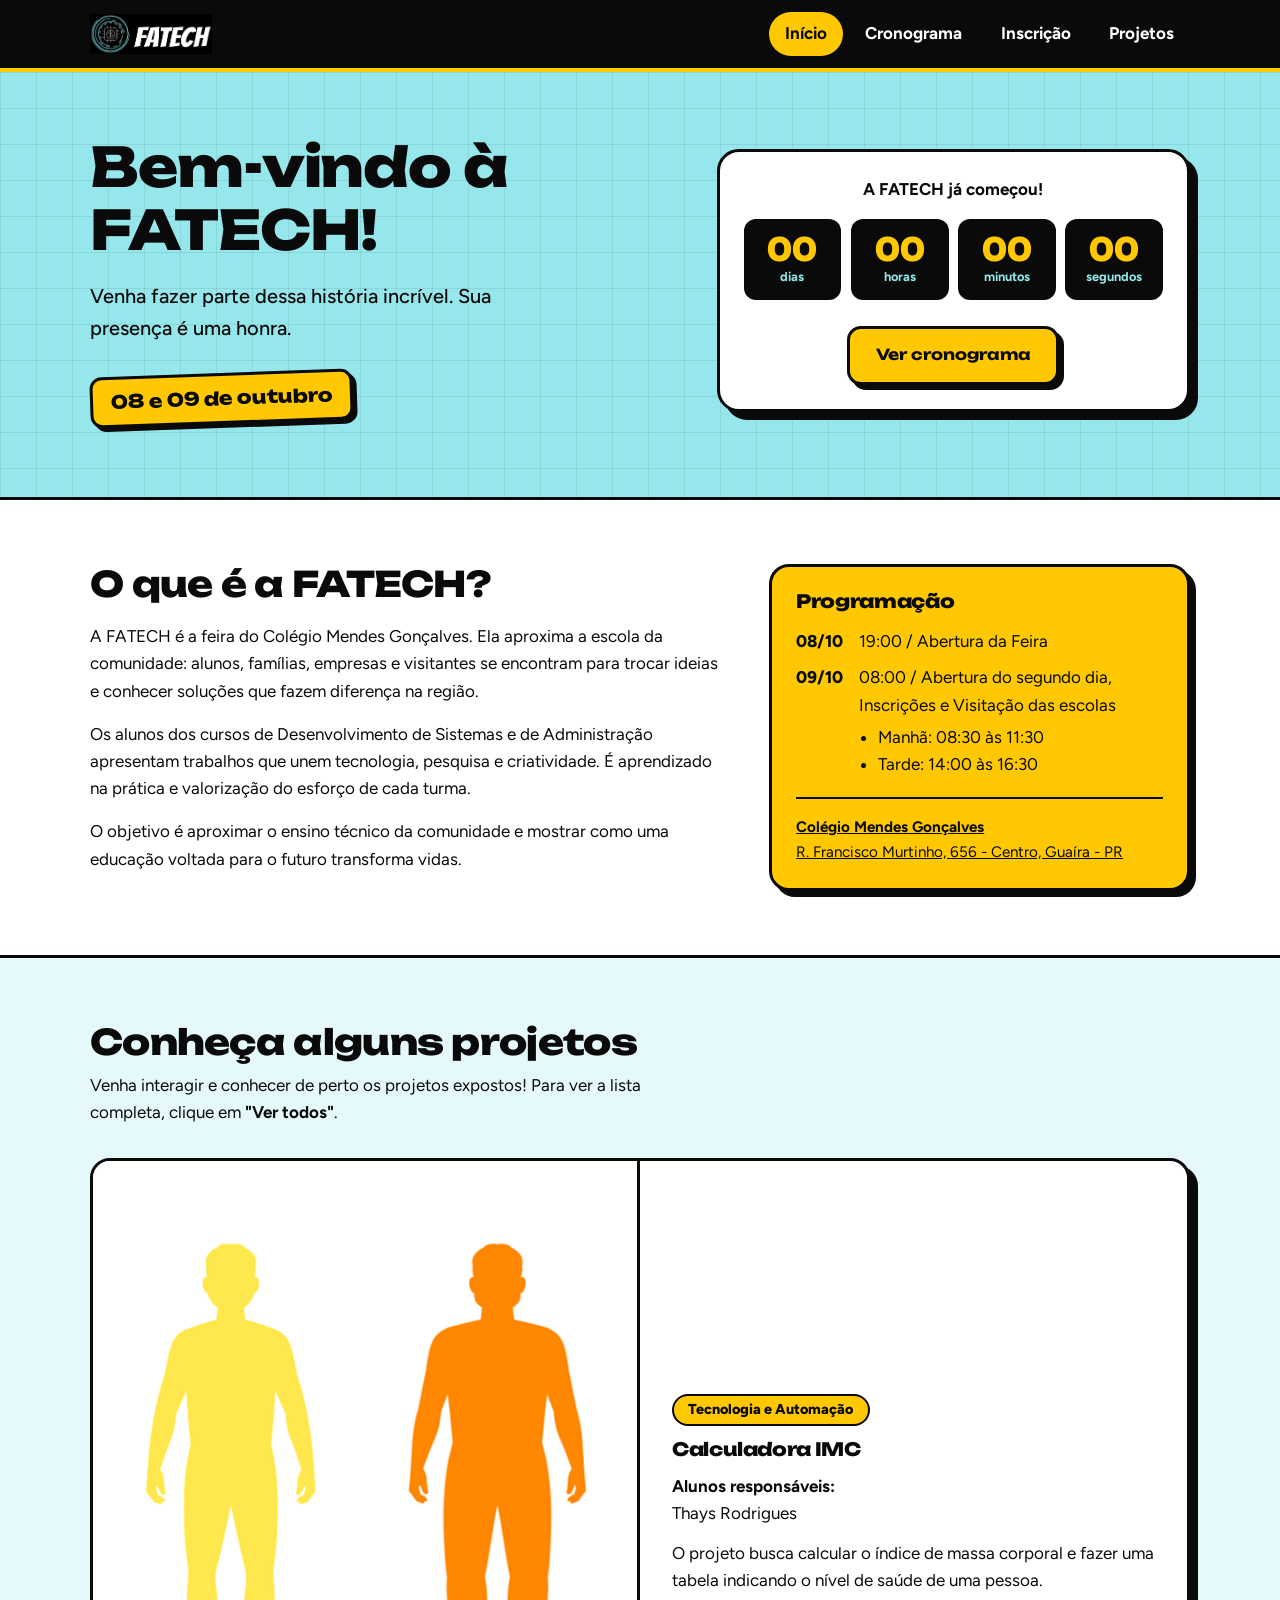
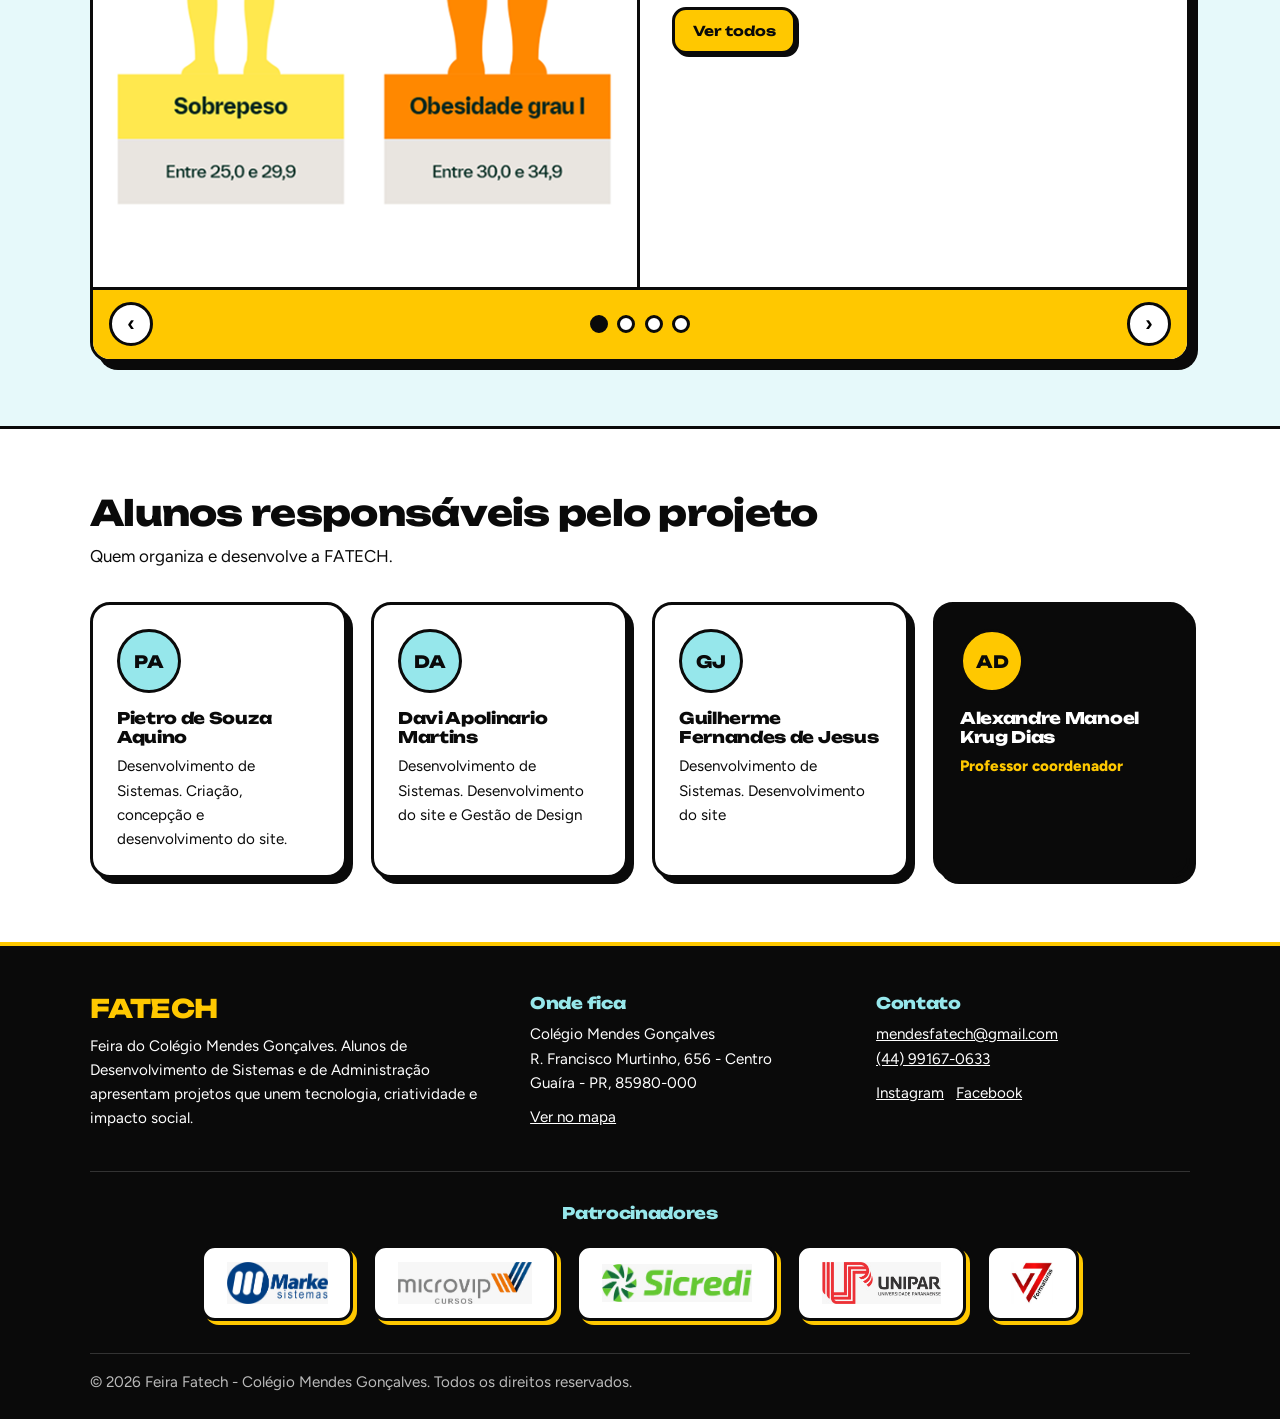
<file: index.html>
<!DOCTYPE html>
<html lang="pt-BR">
<head>
  <meta charset="UTF-8">
  <meta name="viewport" content="width=device-width, initial-scale=1">
  <title>FATECH | Colégio Mendes Gonçalves</title>
  <meta name="description" content="Feira FATECH do Colégio Mendes Gonçalves: 08 e 09 de outubro , em Guaíra - PR.">
  <link rel="icon" href="data:image/svg+xml,<svg xmlns=%22http://www.w3.org/2000/svg%22 viewBox=%220 0 100 100%22><text y=%22.9em%22 font-size=%2290%22>🤖</text></svg>">
  <link rel="preconnect" href="https://fonts.googleapis.com">
  <link rel="preconnect" href="https://fonts.gstatic.com" crossorigin>
  <link href="https://fonts.googleapis.com/css2?family=Figtree:wght@400;500;700;800&family=Unbounded:wght@500;700;800&display=swap" rel="stylesheet">
  <link rel="stylesheet" href="css/style.css">
</head>
<body>
  <header class="site-header">
    <div class="container header-inner">
      <a class="logo" href="index.html">
        <img src="img/logo-fatech-header.png" alt="FATECH - Feira de Administração e Tecnologia Mendes Gonçalves">
      </a>
      <button class="menu-btn" type="button" aria-expanded="false" aria-controls="menu">Menu</button>
      <nav class="nav" id="menu" aria-label="Principal">
        <ul>
          <li><a href="index.html" aria-current="page">Início</a></li>
          <li><a href="cronograma.html">Cronograma</a></li>
          <li><a href="inscricao.html">Inscrição</a></li>
          <li><a href="projetos.html">Projetos</a></li>
        </ul>
      </nav>
    </div>
  </header>

  <main id="conteudo">

    <!-- Introdução + cronômetro -->
    <section class="hero">
      <div class="container hero-grid">
        <div>
          <h1>Bem-vindo à FATECH!</h1>
          <p class="lead">Venha fazer parte dessa história incrível. Sua presença é uma honra.</p>
          <p class="data-selo">08 e 09 de outubro</p>
        </div>

        <div class="painel-contagem">
          <p id="contagem-titulo">Abertura: 08/10, às 19:00</p>
          <div class="contagem" role="timer">
            <div class="tile"><span class="num" id="cd-dias">00</span><span class="rot">dias</span></div>
            <div class="tile"><span class="num" id="cd-horas">00</span><span class="rot">horas</span></div>
            <div class="tile"><span class="num" id="cd-min">00</span><span class="rot">minutos</span></div>
            <div class="tile"><span class="num" id="cd-seg">00</span><span class="rot">segundos</span></div>
          </div>
          <a class="btn" href="cronograma.html">Ver cronograma</a>
        </div>
      </div>
    </section>

    <!-- O que é a FATECH -->
    <section class="secao">
      <div class="container intro-grid">
        <div>
          <h2>O que é a FATECH?</h2>
          <p>A FATECH é a feira do Colégio Mendes Gonçalves. Ela aproxima a escola da comunidade: alunos, famílias, empresas e visitantes se encontram para trocar ideias e conhecer soluções que fazem diferença na região.</p>
          <p>Os alunos dos cursos de Desenvolvimento de Sistemas e de Administração apresentam trabalhos que unem tecnologia, pesquisa e criatividade. É aprendizado na prática e valorização do esforço de cada turma.</p>
          <p>O objetivo é aproximar o ensino técnico da comunidade e mostrar como uma educação voltada para o futuro transforma vidas.</p>
        </div>

        <aside class="horarios" aria-labelledby="prog">
          <h3 id="prog">Programação</h3>
          <dl>
            <dt>08/10</dt>
            <dd>
              19:00 / Abertura da Feira
            </dd>
            <dt>09/10</dt>
            <dd>
              08:00 / Abertura do segundo dia, Inscrições e Visitação das escolas
              <ul>
                <li>Manhã: 08:30 às 11:30</li>
                <li>Tarde: 14:00 às 16:30</li>
              </ul>
            </dd>
          </dl>
          <p class="local"><a href="https://www.google.com/maps/search/?api=1&query=Col%C3%A9gio+Mendes+Gon%C3%A7alves+Gua%C3%ADra+PR" target="_blank"><strong>Colégio Mendes Gonçalves</strong><br>R. Francisco Murtinho, 656 - Centro, Guaíra - PR</a></p>
        </aside>
      </div>
    </section>

    <!-- Carrossel -->
    <section class="secao secao-tint">
      <div class="container">
        <div class="secao-titulo">
          <h2>Conheça alguns projetos</h2>
          <p>Venha interagir e conhecer de perto os projetos expostos! Para ver a lista completa, clique em <b>"Ver todos"</b>.</p>
        </div>

        <div class="carrossel" id="carrossel" role="region" aria-roledescription="carrossel" aria-label="Projetos da FATECH">
          <div class="carrossel-janela">
            <div class="pista" id="pista"></div>
          </div>
          <div class="carrossel-controles">
            <button class="seta" id="anterior" type="button" aria-label="Projeto anterior">&#8249;</button>
            <div class="pontos" id="pontos"></div>
            <button class="seta" id="proximo" type="button" aria-label="Próximo projeto">&#8250;</button>
          </div>
        </div>
      </div>
    </section>

    <!-- Alunos responsáveis -->
    <section class="secao">
      <div class="container">
        <div class="secao-titulo">
          <h2>Alunos responsáveis pelo projeto</h2>
          <p>Quem organiza e desenvolve a FATECH.</p>
        </div>

        <div class="grade-alunos">
          <article class="aluno">
            <div class="avatar" aria-hidden="true">PA</div>
            <h3>Pietro de Souza Aquino</h3>
            <p>Desenvolvimento de Sistemas. Criação, concepção e desenvolvimento do site.</p>
          </article>
          <article class="aluno">
            <div class="avatar" aria-hidden="true">DA</div>
            <h3>Davi Apolinario Martins</h3>
            <p>Desenvolvimento de Sistemas. Desenvolvimento do site e Gestão de Design</p>
          </article>
          <article class="aluno">
            <div class="avatar" aria-hidden="true">GJ</div>
            <h3>Guilherme Fernandes de Jesus</h3>
            <p>Desenvolvimento de Sistemas. Desenvolvimento do site</p>
          </article>
          <article class="aluno aluno-prof">
            <div class="avatar" aria-hidden="true">AD</div>
            <h3>Alexandre Manoel Krug Dias</h3>
            <p class="cargo">Professor coordenador</p>
          </article>
        </div>
      </div>
    </section>

  </main>

  <footer class="site-footer">
    <div class="container footer-grid">
      <div>
        <h2>FATECH</h2>
        <p>Feira do Colégio Mendes Gonçalves. Alunos de Desenvolvimento de Sistemas e de Administração apresentam projetos que unem tecnologia, criatividade e impacto social.</p>
      </div>
      <div>
        <h3>Onde fica</h3>
        <p>Colégio Mendes Gonçalves<br>R. Francisco Murtinho, 656 - Centro<br>Guaíra - PR, 85980-000</p>
        <p><a href="https://www.google.com/maps/search/?api=1&query=Col%C3%A9gio+Mendes+Gon%C3%A7alves+Gua%C3%ADra+PR" target="_blank" rel="noopener">Ver no mapa</a></p>
      </div>
      <div>
        <h3>Contato</h3>
        <p><a href="mailto:mendesfatech@gmail.com">mendesfatech@gmail.com</a><br><a href="tel:+5544991670633">(44) 99167-0633</a></p>
        <p><a href="https://www.instagram.com/fatechmendes/" target="_blank" rel="noopener">Instagram</a> &nbsp; <a href="https://www.facebook.com/mendes.goncalves.520/" target="_blank" rel="noopener">Facebook</a></p>
      </div>
    </div>
    <div class="container patrocinadores">
      <h3>Patrocinadores</h3>
      <ul class="lista-patrocinadores">
        <li class="patrocinador-logo"><img src="img/patrocinadores/marke-sistemas.jpeg" alt="Marke Sistemas"></li>
        <li class="patrocinador-logo"><img src="img/patrocinadores/microvip-cursos.jpeg" alt="Microvip Cursos"></li>
        <li class="patrocinador-logo"><img src="img/patrocinadores/sicredi.jpeg" alt="Sicredi"></li>
        <li class="patrocinador-logo"><img src="img/patrocinadores/unipar.jpeg" alt="Unipar - Universidade Paranaense"></li>
        <li class="patrocinador-logo"><img src="img/patrocinadores/v7-formaturas.jpeg" alt="V7 Formaturas"></li>
      </ul>
    </div>

    <div class="container">
      <p class="copy">&copy; <span id="ano">2026</span> Feira Fatech - Colégio Mendes Gonçalves. Todos os direitos reservados.</p>
    </div>
  </footer>

  <script src="js/dados.js"></script>
  <script src="js/script.js"></script>
</body>
</html>
</file>
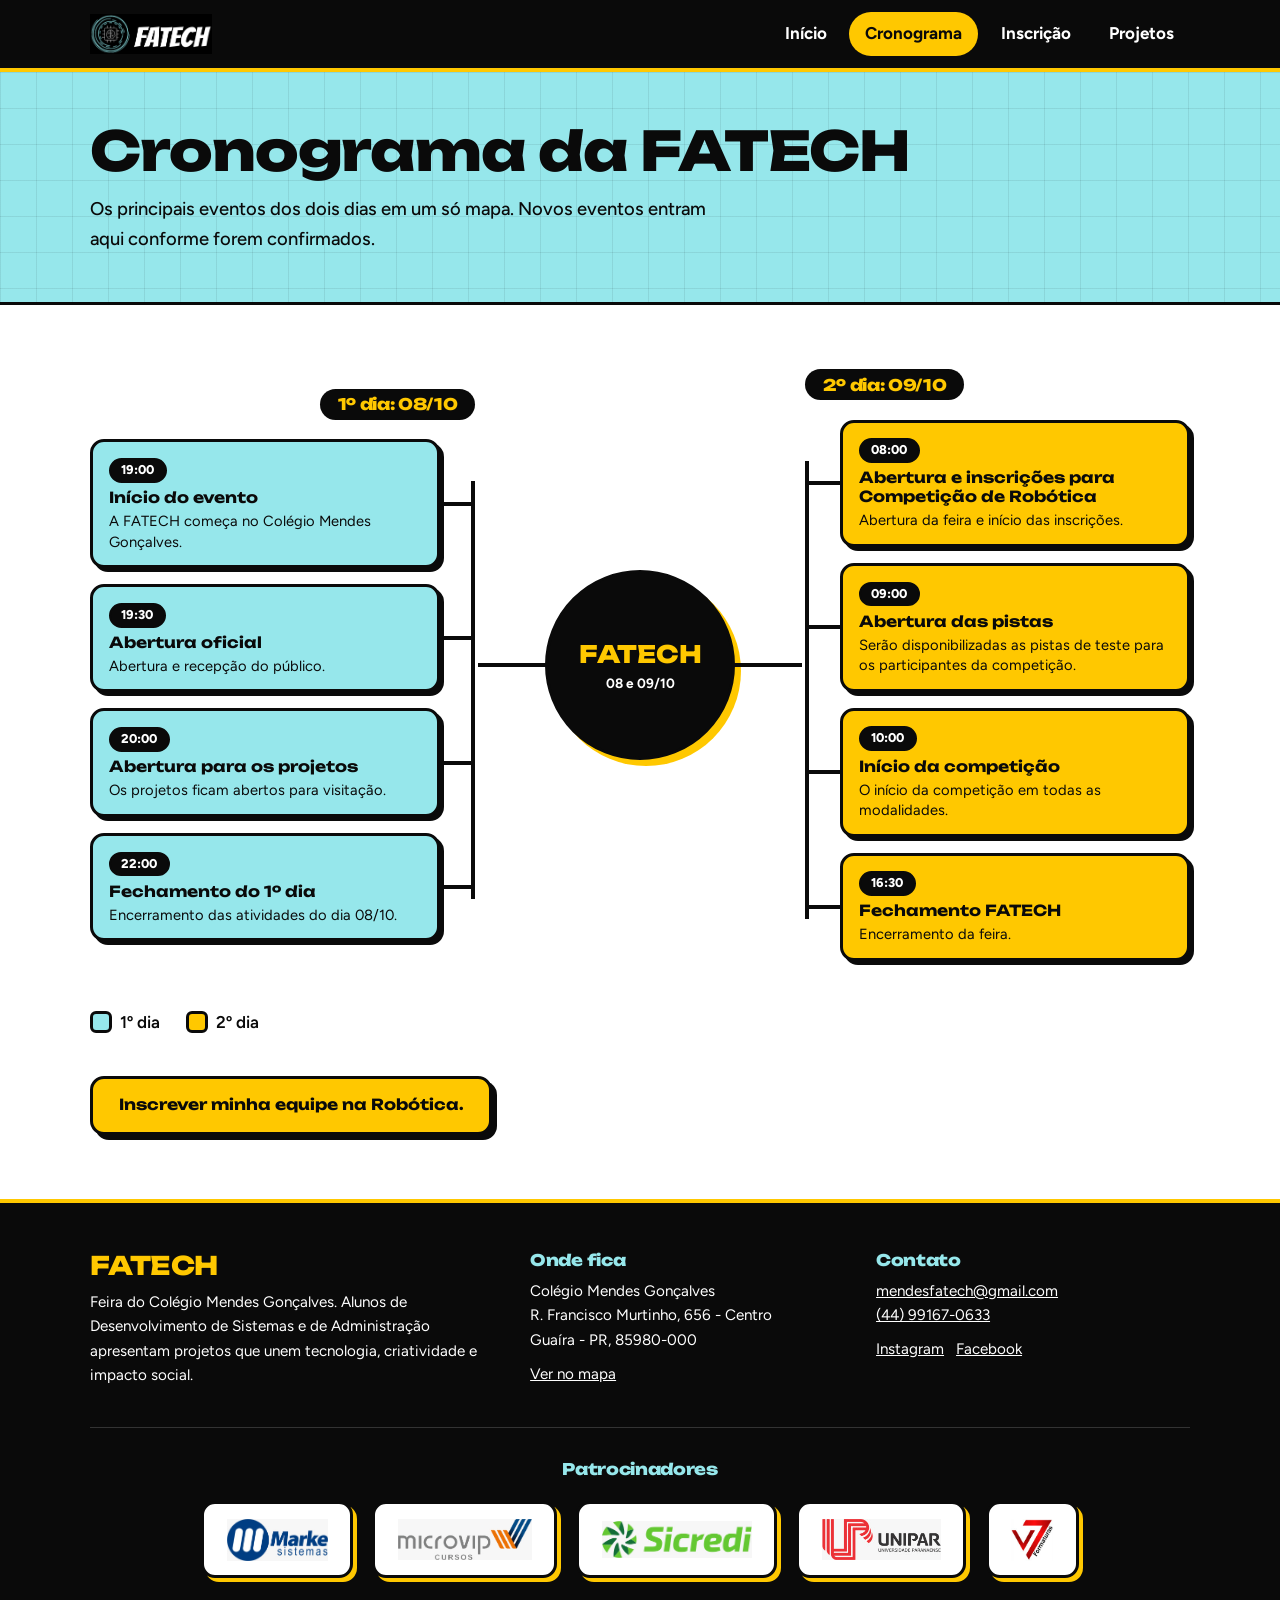
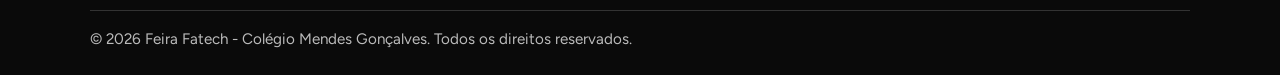
<file: cronograma.html>
<!DOCTYPE html>
<html lang="pt-BR">
<head>
  <meta charset="UTF-8">
  <meta name="viewport" content="width=device-width, initial-scale=1">
  <title>Cronograma | FATECH</title>
  <meta name="description" content="Mapa com os principais eventos da FATECH nos dias 06 e 07 de novembro.">
  <link rel="icon" href="data:image/svg+xml,<svg xmlns=%22http://www.w3.org/2000/svg%22 viewBox=%220 0 100 100%22><text y=%22.9em%22 font-size=%2290%22>🤖</text></svg>">
  <link rel="preconnect" href="https://fonts.googleapis.com">
  <link rel="preconnect" href="https://fonts.gstatic.com" crossorigin>
  <link href="https://fonts.googleapis.com/css2?family=Figtree:wght@400;500;700;800&family=Unbounded:wght@500;700;800&display=swap" rel="stylesheet">
  <link rel="stylesheet" href="css/style.css">
</head>
<body>
  <a class="pular" href="#conteudo">Pular para o conteúdo</a>

  <header class="site-header">
    <div class="container header-inner">
      <a class="logo" href="index.html">
        <img src="img/logo-fatech-header.png" alt="FATECH - Feira de Administração e Tecnologia Mendes Gonçalves">
      </a>
      <button class="menu-btn" type="button" aria-expanded="false" aria-controls="menu">Menu</button>
      <nav class="nav" id="menu" aria-label="Principal">
        <ul>
          <li><a href="index.html">Início</a></li>
          <li><a href="cronograma.html" aria-current="page">Cronograma</a></li>
          <li><a href="inscricao.html">Inscrição</a></li>
          <li><a href="projetos.html">Projetos</a></li>
        </ul>
      </nav>
    </div>
  </header>

  <main id="conteudo">
    <section class="pagina-topo">
      <div class="container">
        <h1>Cronograma da FATECH</h1>
        <p>Os principais eventos dos dois dias em um só mapa. Novos eventos entram aqui conforme forem confirmados.</p>
      </div>
    </section>

    <section class="secao">
      <div class="container">

        <!--
          COMO ADICIONAR UM EVENTO:
          copie um bloco <li class="no"> ... </li> dentro do dia certo e troque os textos.
          Use class="no pendente" para eventos ainda sem confirmação (borda tracejada).
        -->
        <div class="mapa">

          <div class="ramo ramo-esq">
            <h2 class="dia">1º dia: 08/10</h2>
            <ul class="nos">
              <li class="no">
                <span class="hora">19:00</span>
                <strong>Início do evento</strong>
                <p>A FATECH começa no Colégio Mendes Gonçalves.</p>
              </li>
              <li class="no">
                <span class="hora">19:30</span>
                <strong>Abertura oficial</strong>
                <p>Abertura e recepção do público.</p>
              </li>
              <li class="no">
                <span class="hora">20:00</span>
                <strong>Abertura para os projetos</strong>
                <p>Os projetos ficam abertos para visitação.</p>
              </li>
              <li class="no">
                <span class="hora">22:00</span>
                <strong>Fechamento do 1º dia</strong>
                <p>Encerramento das atividades do dia 08/10.</p>
              </li>
            </ul>
          </div>

          <div class="mapa-centro">
            FATECH
            <small>08 e 09/10</small>
          </div>

          <div class="ramo ramo-dir">
            <h2 class="dia">2º dia: 09/10</h2>
            <ul class="nos">
              <li class="no">
                <span class="hora">08:00</span>
                <strong>Abertura e inscrições para Competição de Robótica</strong>
                <p>Abertura da feira e início das inscrições.</p>
              </li>
              <li class="no">
                <span class="hora">09:00</span>
                <strong>Abertura das pistas</strong>
                <p>Serão disponibilizadas as pistas de teste para os participantes da competição.</p>
              </li>
              <li class="no">
                <span class="hora">10:00</span>
                <strong>Início da competição</strong>
                <p>O início da competição em todas as modalidades.</p>
              </li>
              <li class="no">
                <span class="hora">16:30</span>
                <strong>Fechamento FATECH</strong>
                <p>Encerramento da feira.</p>
              </li>
            </ul>
          </div>

        </div>

        <div class="legenda">
          <span><i></i> 1º dia</span>
          <span><i class="l-dia2"></i>2º dia</span>
        </div>

        <p style="margin-top:2.5rem">
          <a class="btn" href="inscricao.html">Inscrever minha equipe na Robótica.</a>
        </p>
      </div>
    </section>
  </main>

  <footer class="site-footer">
    <div class="container footer-grid">
      <div>
        <h2>FATECH</h2>
        <p>Feira do Colégio Mendes Gonçalves. Alunos de Desenvolvimento de Sistemas e de Administração apresentam projetos que unem tecnologia, criatividade e impacto social.</p>
      </div>
      <div>
        <h3>Onde fica</h3>
        <p>Colégio Mendes Gonçalves<br>R. Francisco Murtinho, 656 - Centro<br>Guaíra - PR, 85980-000</p>
        <p><a href="https://www.google.com/maps/search/?api=1&query=Col%C3%A9gio+Mendes+Gon%C3%A7alves+Gua%C3%ADra+PR" target="_blank" rel="noopener">Ver no mapa</a></p>
      </div>
      <div>
        <h3>Contato</h3>
        <p><a href="mailto:mendesfatech@gmail.com">mendesfatech@gmail.com</a><br><a href="tel:+5544991670633">(44) 99167-0633</a></p>
        <p><a href="https://www.instagram.com/fatechmendes/" target="_blank" rel="noopener">Instagram</a> &nbsp; <a href="https://www.facebook.com/mendes.goncalves.520/" target="_blank" rel="noopener">Facebook</a></p>
      </div>
    </div>
    <div class="container patrocinadores">
      <h3>Patrocinadores</h3>
      <ul class="lista-patrocinadores">
        <li class="patrocinador-logo"><img src="img/patrocinadores/marke-sistemas.jpeg" alt="Marke Sistemas"></li>
        <li class="patrocinador-logo"><img src="img/patrocinadores/microvip-cursos.jpeg" alt="Microvip Cursos"></li>
        <li class="patrocinador-logo"><img src="img/patrocinadores/sicredi.jpeg" alt="Sicredi"></li>
        <li class="patrocinador-logo"><img src="img/patrocinadores/unipar.jpeg" alt="Unipar - Universidade Paranaense"></li>
        <li class="patrocinador-logo"><img src="img/patrocinadores/v7-formaturas.jpeg" alt="V7 Formaturas"></li>
      </ul>
    </div>

    <div class="container">
      <p class="copy">&copy; <span id="ano">2026</span> Feira Fatech - Colégio Mendes Gonçalves. Todos os direitos reservados.</p>
    </div>
  </footer>

  <script src="js/dados.js"></script>
  <script src="js/script.js"></script>
</body>
</html>
</file>
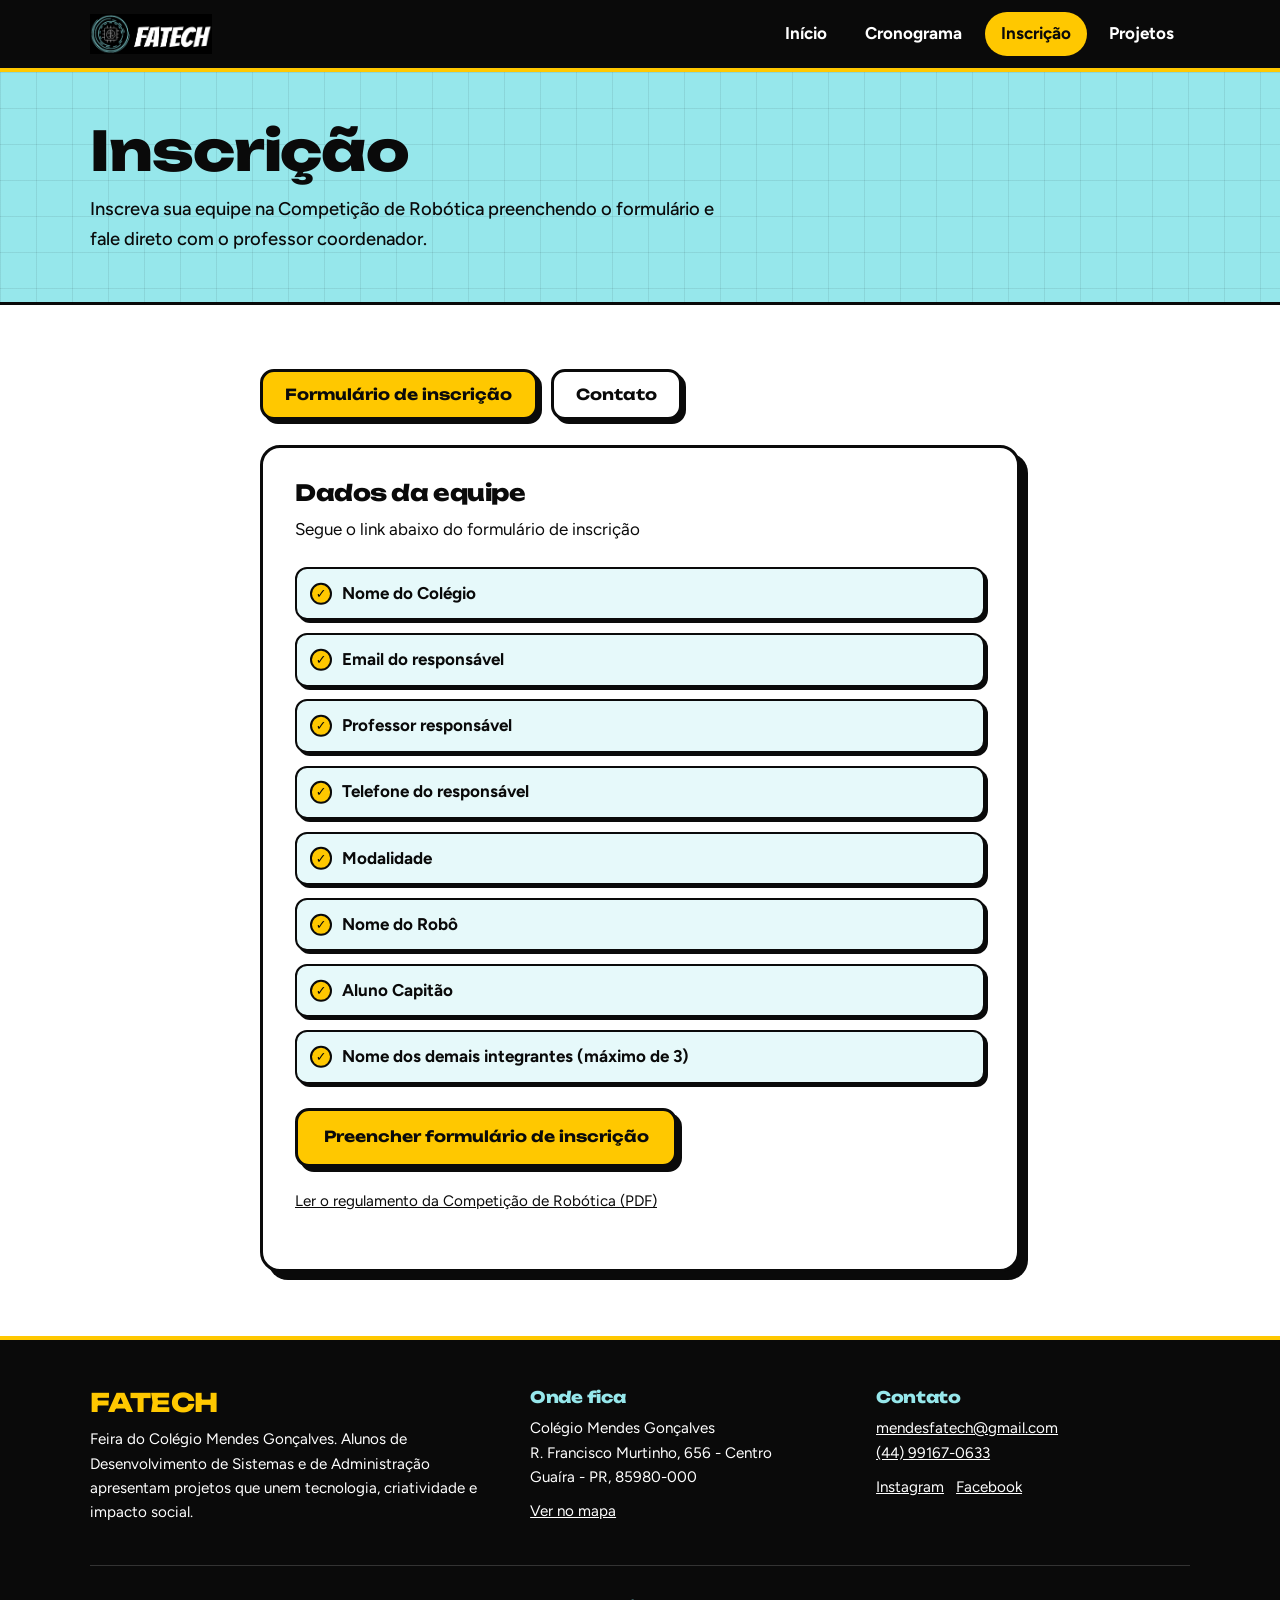
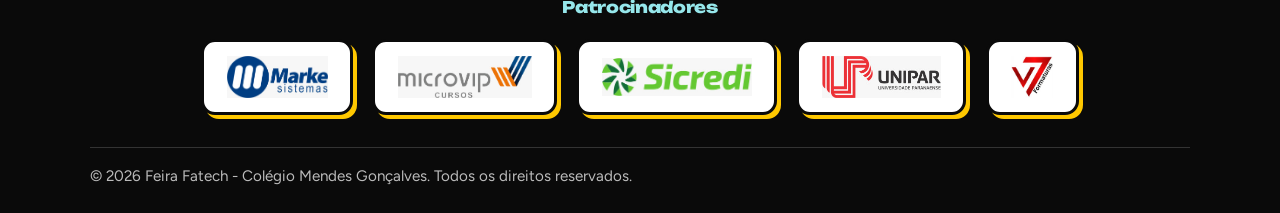
<file: inscricao.html>
<!DOCTYPE html>
<html lang="pt-BR">
<head>
  <meta charset="UTF-8">
  <meta name="viewport" content="width=device-width, initial-scale=1">
  <title>Inscrição | FATECH</title>
  <meta name="description" content="Inscreva sua equipe na FATECH ou fale com o professor coordenador.">
  <link rel="icon" href="data:image/svg+xml,<svg xmlns=%22http://www.w3.org/2000/svg%22 viewBox=%220 0 100 100%22><text y=%22.9em%22 font-size=%2290%22>🤖</text></svg>">
  <link rel="preconnect" href="https://fonts.googleapis.com">
  <link rel="preconnect" href="https://fonts.gstatic.com" crossorigin>
  <link href="https://fonts.googleapis.com/css2?family=Figtree:wght@400;500;700;800&family=Unbounded:wght@500;700;800&display=swap" rel="stylesheet">
  <link rel="stylesheet" href="css/style.css">
</head>
<body>
  <a class="pular" href="#conteudo">Pular para o conteúdo</a>

  <header class="site-header">
    <div class="container header-inner">
      <a class="logo" href="index.html">
        <img src="img/logo-fatech-header.png" alt="FATECH - Feira de Administração e Tecnologia Mendes Gonçalves">
      </a>
      <button class="menu-btn" type="button" aria-expanded="false" aria-controls="menu">Menu</button>
      <nav class="nav" id="menu" aria-label="Principal">
        <ul>
          <li><a href="index.html">Início</a></li>
          <li><a href="cronograma.html">Cronograma</a></li>
          <li><a href="inscricao.html" aria-current="page">Inscrição</a></li>
          <li><a href="projetos.html">Projetos</a></li>
        </ul>
      </nav>
    </div>
  </header>

  <main id="conteudo">
    <section class="pagina-topo">
      <div class="container">
        <h1>Inscrição</h1>
        <p>Inscreva sua equipe na Competição de Robótica preenchendo o formulário e fale direto com o professor coordenador.</p>
      </div>
    </section>

    <section class="secao">
      <div class="container-estreito">

        <div class="abas">
          <button class="aba" type="button" data-painel="painel-form" aria-controls="painel-form" aria-pressed="true">Formulário de inscrição</button>
          <button class="aba" type="button" data-painel="painel-contato" aria-controls="painel-contato" aria-pressed="false">Contato</button>
        </div>

        <!-- Aba 1: formulário -->
        <div class="painel" id="painel-form">
          <form id="form-inscricao">
            <h2>Dados da equipe</h2>
            <p>Segue o link abaixo do formulário de inscrição</p>

            <ul class="lista-dados-inscricao">
              <li>Nome do Colégio</li>
              <li>Email do responsável</li>
              <li>Professor responsável</li>
              <li>Telefone do responsável</li>
              <li>Modalidade</li>
              <li>Nome do Robô</li>
              <li>Aluno Capitão</li>
              <li>Nome dos demais integrantes (máximo de 3)</li>
            </ul>
            
            <a class="btn" href="https://docs.google.com/forms/d/e/1FAIpQLSfHpysUblO_tVsMyvlYrx904wX-v9YFipuRUOENdFgKJA0c0Q/viewform" target="_blank" rel="noopener">Preencher formulário de inscrição</a>

            <p class="link-regulamento"><a id="link-regulamento" href="#" target="_blank" rel="noopener">Ler o regulamento da Competição de Robótica (PDF)</a></p>
            
          <!-- Resumo mostrado depois de preencher -->
          <div id="resumo" hidden>
            <h2>Confira os dados</h2>
            <dl class="resumo-lista" id="resumo-lista"></dl>
            <p class="aviso">A inscrição só é concluída depois que você enviar esta mensagem ao professor pelo WhatsApp.</p>
            <div class="form-acoes">
              <a class="btn" id="enviar-whatsapp" href="#" target="_blank" rel="noopener">Enviar pelo WhatsApp</a>
              <button class="btn btn-branco" id="corrigir" type="button">Corrigir dados</button>
            </div>
          </div>
        </div>

        <!-- Aba 2: contato -->
        <div class="painel" id="painel-contato" hidden>
          <h2>Fale com o professor coordenador</h2>
          <p>Tire dúvidas sobre a feira ou faça sua inscrição diretamente pelo WhatsApp.</p>
          <p class="contato-prof" id="nome-professor"></p>
          <a class="btn" id="botao-contato" href="#" target="_blank" rel="noopener">Chamar no WhatsApp</a>

        </div>
      </div>
    </section>
  </main>

  <footer class="site-footer">
    <div class="container footer-grid">
      <div>
        <h2>FATECH</h2>
        <p>Feira do Colégio Mendes Gonçalves. Alunos de Desenvolvimento de Sistemas e de Administração apresentam projetos que unem tecnologia, criatividade e impacto social.</p>
      </div>
      <div>
        <h3>Onde fica</h3>
        <p>Colégio Mendes Gonçalves<br>R. Francisco Murtinho, 656 - Centro<br>Guaíra - PR, 85980-000</p>
        <p><a href="https://www.google.com/maps/search/?api=1&query=Col%C3%A9gio+Mendes+Gon%C3%A7alves+Gua%C3%ADra+PR" target="_blank" rel="noopener">Ver no mapa</a></p>
      </div>
      <div>
        <h3>Contato</h3>
        <p><a href="mailto:mendesfatech@gmail.com">mendesfatech@gmail.com</a><br><a href="tel:+5544991670633">(44) 99167-0633</a></p>
        <p><a href="https://www.instagram.com/fatechmendes/" target="_blank" rel="noopener">Instagram</a> &nbsp; <a href="https://www.facebook.com/mendes.goncalves.520/" target="_blank" rel="noopener">Facebook</a></p>
      </div>
    </div>
    <div class="container patrocinadores">
      <h3>Patrocinadores</h3>
      <ul class="lista-patrocinadores">
        <li class="patrocinador-logo"><img src="img/patrocinadores/marke-sistemas.jpeg" alt="Marke Sistemas"></li>
        <li class="patrocinador-logo"><img src="img/patrocinadores/microvip-cursos.jpeg" alt="Microvip Cursos"></li>
        <li class="patrocinador-logo"><img src="img/patrocinadores/sicredi.jpeg" alt="Sicredi"></li>
        <li class="patrocinador-logo"><img src="img/patrocinadores/unipar.jpeg" alt="Unipar - Universidade Paranaense"></li>
        <li class="patrocinador-logo"><img src="img/patrocinadores/v7-formaturas.jpeg" alt="V7 Formaturas"></li>
      </ul>
    </div>

    <div class="container">
      <p class="copy">&copy; <span id="ano">2026</span> Feira Fatech - Colégio Mendes Gonçalves. Todos os direitos reservados.</p>
    </div>
  </footer>

  <script src="js/dados.js"></script>
  <script src="js/script.js"></script>
</body>
</html>
</file>
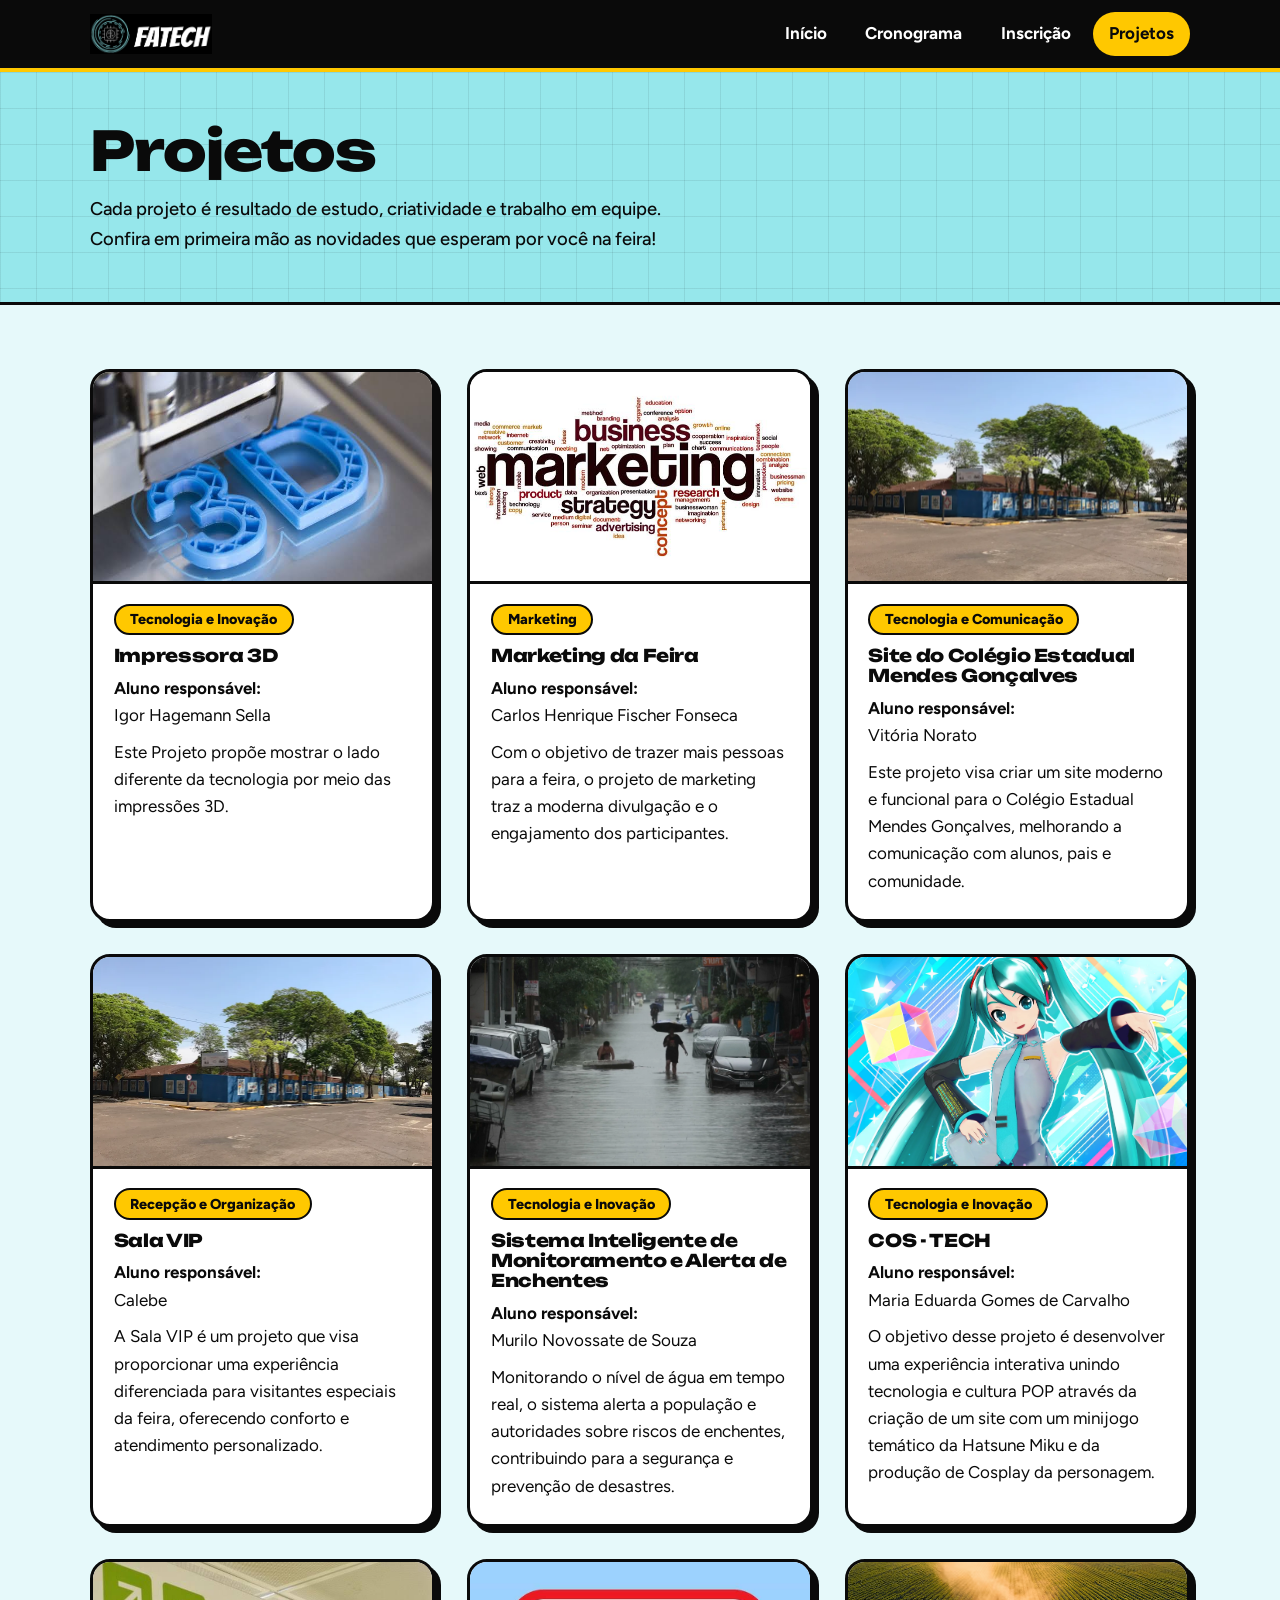
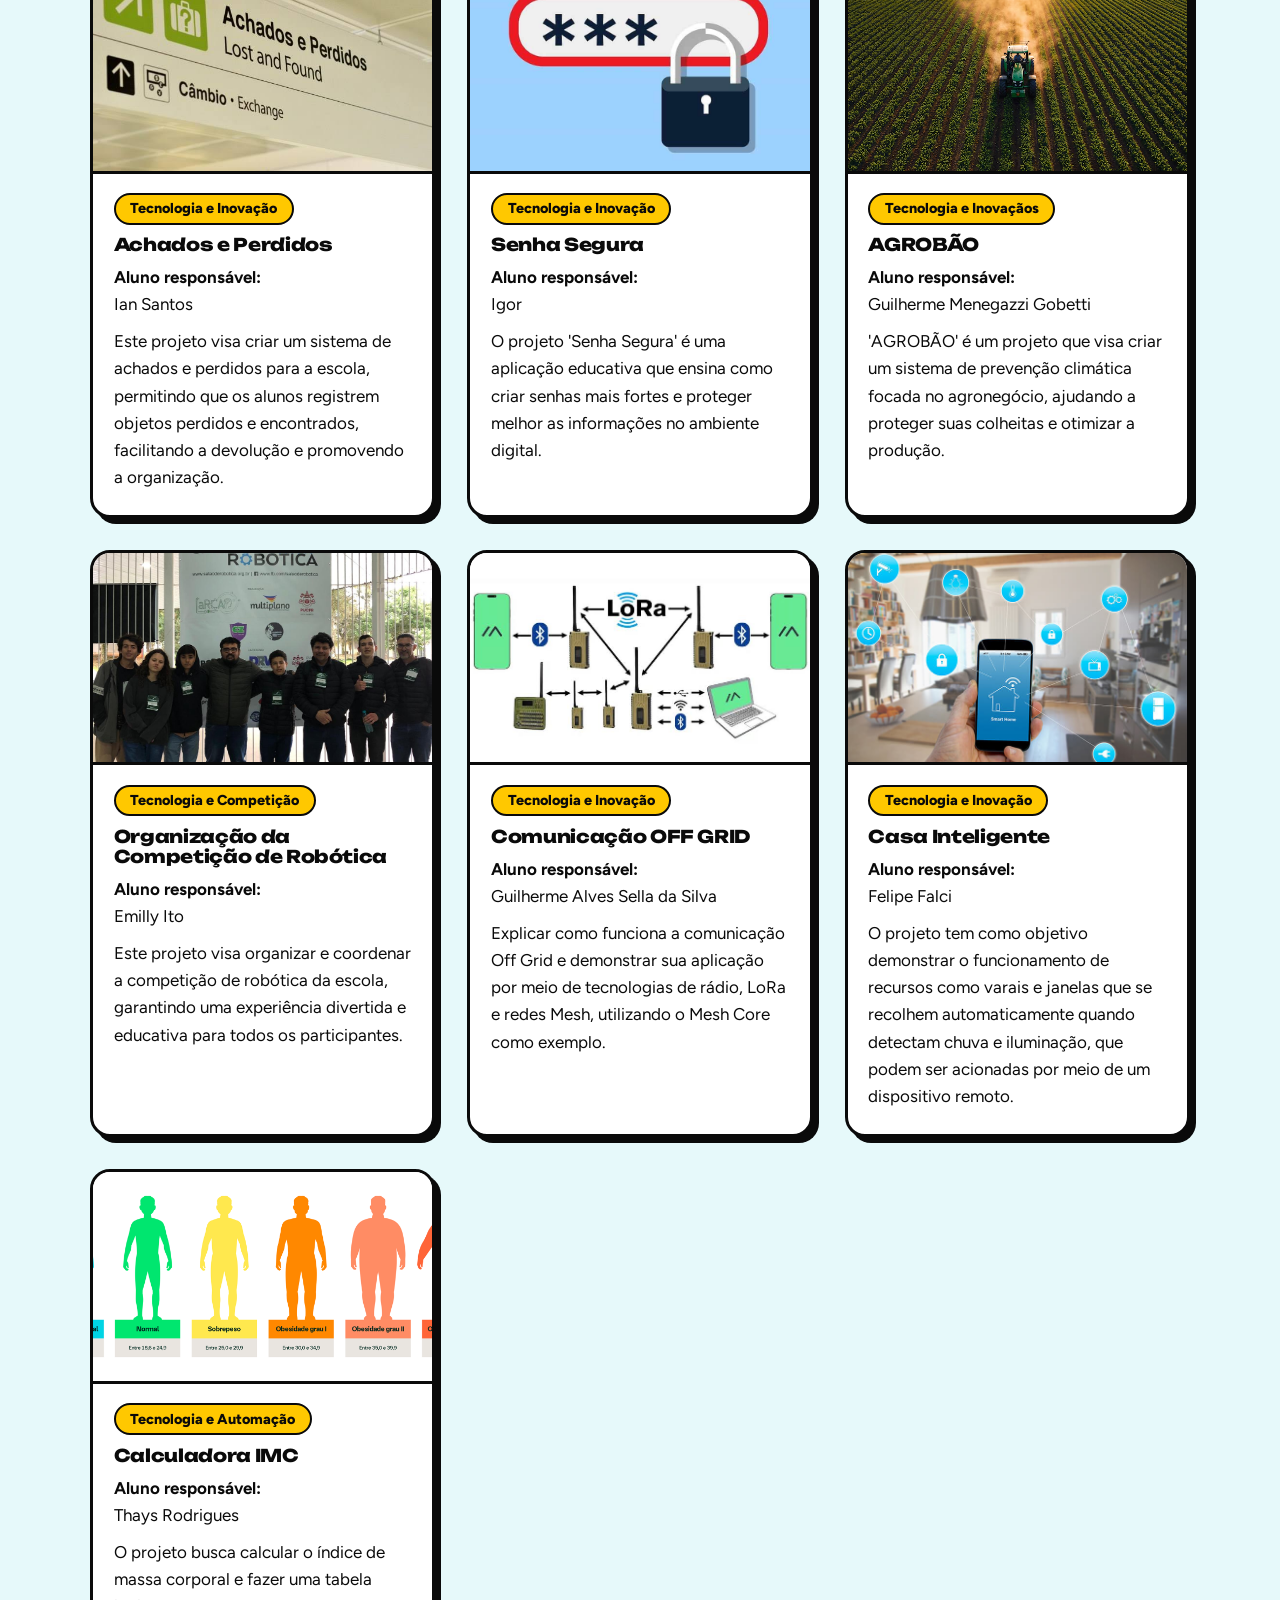
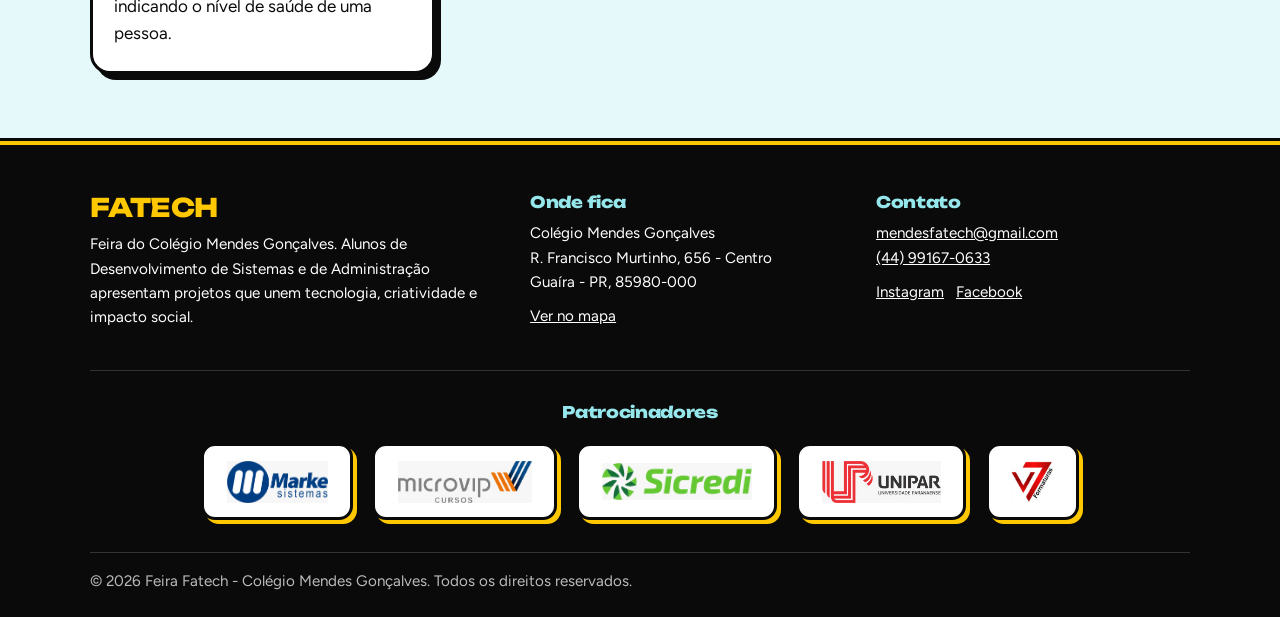
<file: projetos.html>
<!DOCTYPE html>
<html lang="pt-BR">
<head>
  <meta charset="UTF-8">
  <meta name="viewport" content="width=device-width, initial-scale=1">
  <title>Projetos | FATECH</title>
  <meta name="description" content="Conheça todos os projetos que estarão na FATECH.">
  <link rel="icon" href="data:image/svg+xml,<svg xmlns=%22http://www.w3.org/2000/svg%22 viewBox=%220 0 100 100%22><text y=%22.9em%22 font-size=%2290%22>🤖</text></svg>">
  <link rel="preconnect" href="https://fonts.googleapis.com">
  <link rel="preconnect" href="https://fonts.gstatic.com" crossorigin>
  <link href="https://fonts.googleapis.com/css2?family=Figtree:wght@400;500;700;800&family=Unbounded:wght@500;700;800&display=swap" rel="stylesheet">
  <link rel="stylesheet" href="css/style.css">
</head>
<body>
  <a class="pular" href="#conteudo">Pular para o conteúdo</a>

  <header class="site-header">
    <div class="container header-inner">
      <a class="logo" href="index.html">
        <img src="img/logo-fatech-header.png" alt="FATECH - Feira de Administração e Tecnologia Mendes Gonçalves">
      </a>
      <button class="menu-btn" type="button" aria-expanded="false" aria-controls="menu">Menu</button>
      <nav class="nav" id="menu" aria-label="Principal">
        <ul>
          <li><a href="index.html">Início</a></li>
          <li><a href="cronograma.html">Cronograma</a></li>
          <li><a href="inscricao.html">Inscrição</a></li>
          <li><a href="projetos.html" aria-current="page">Projetos</a></li>
        </ul>
      </nav>
    </div>
  </header>

  <main id="conteudo">
    <section class="pagina-topo">
      <div class="container">
        <h1>Projetos</h1>
        <p>Cada projeto é resultado de estudo, criatividade e trabalho em equipe. Confira em primeira mão as novidades que esperam por você na feira!</p>
      </div>
    </section>

    <section class="secao secao-tint" style="border-top:0">
      <div class="container">
        <!-- Os cards são criados pelo js/script.js a partir da lista PROJETOS em js/dados.js -->
        <div class="grade-proj" id="lista-projetos"></div>
      </div>
    </section>
  </main>

  <footer class="site-footer">
    <div class="container footer-grid">
      <div>
        <h2>FATECH</h2>
        <p>Feira do Colégio Mendes Gonçalves. Alunos de Desenvolvimento de Sistemas e de Administração apresentam projetos que unem tecnologia, criatividade e impacto social.</p>
      </div>
      <div>
        <h3>Onde fica</h3>
        <p>Colégio Mendes Gonçalves<br>R. Francisco Murtinho, 656 - Centro<br>Guaíra - PR, 85980-000</p>
        <p><a href="https://www.google.com/maps/search/?api=1&query=Col%C3%A9gio+Mendes+Gon%C3%A7alves+Gua%C3%ADra+PR" target="_blank" rel="noopener">Ver no mapa</a></p>
      </div>
      <div>
        <h3>Contato</h3>
        <p><a href="mailto:mendesfatech@gmail.com">mendesfatech@gmail.com</a><br><a href="tel:+5544991670633">(44) 99167-0633</a></p>
        <p><a href="https://www.instagram.com/fatechmendes/" target="_blank" rel="noopener">Instagram</a> &nbsp; <a href="https://www.facebook.com/mendes.goncalves.520/" target="_blank" rel="noopener">Facebook</a></p>
      </div>
    </div>
    <div class="container patrocinadores">
      <h3>Patrocinadores</h3>
      <ul class="lista-patrocinadores">
        <li class="patrocinador-logo"><img src="img/patrocinadores/marke-sistemas.jpeg" alt="Marke Sistemas"></li>
        <li class="patrocinador-logo"><img src="img/patrocinadores/microvip-cursos.jpeg" alt="Microvip Cursos"></li>
        <li class="patrocinador-logo"><img src="img/patrocinadores/sicredi.jpeg" alt="Sicredi"></li>
        <li class="patrocinador-logo"><img src="img/patrocinadores/unipar.jpeg" alt="Unipar - Universidade Paranaense"></li>
        <li class="patrocinador-logo"><img src="img/patrocinadores/v7-formaturas.jpeg" alt="V7 Formaturas"></li>
      </ul>
    </div>

    <div class="container">
      <p class="copy">&copy; <span id="ano">2026</span> Feira Fatech - Colégio Mendes Gonçalves. Todos os direitos reservados.</p>
    </div>
  </footer>

  <script src="js/dados.js"></script>
  <script src="js/script.js"></script>
</body>
</html>
</file>
<file: css/style.css>
/* =========================================================
   FATECH - style.css
   Cores do projeto: ciano #96E7EB, preto #0A0A0A, laranja #FFC800
   ========================================================= */

:root {
  --ciano: #96E7EB;
  --preto: #0A0A0A;
  --laranja: #FFC800;
  --branco: #FFFFFF;
  --ciano-claro: #E6F9FA;
  --borda: 3px solid var(--preto);
  --sombra: 6px 6px 0 var(--preto);
  --fonte-titulo: 'Unbounded', 'Arial Black', system-ui, sans-serif;
  --fonte-texto: 'Figtree', system-ui, -apple-system, 'Segoe UI', sans-serif;
}

/* ---------- Base ---------- */
*, *::before, *::after { box-sizing: border-box; }
body, h1, h2, h3, p, ul, dl, dd { margin: 0; }
ul { padding: 0; }
html { scroll-behavior: smooth; }

body {
  font-family: var(--fonte-texto);
  font-size: 1.0625rem;
  line-height: 1.6;
  color: var(--preto);
  background: var(--branco);
}

img { max-width: 100%; display: block; }
a { color: inherit; }
[hidden] { display: none !important; }

h1, h2, h3 {
  font-family: var(--fonte-titulo);
  font-weight: 800;
  line-height: 1.15;
  letter-spacing: -0.02em;
}
h1 { font-size: clamp(2rem, 4.6vw, 3.4rem); }
h2 { font-size: clamp(1.5rem, 3.4vw, 2.2rem); }
h3 { font-size: 1.15rem; }

:focus-visible { outline: 3px solid var(--preto); outline-offset: 3px; }

.container { width: min(1100px, 92%); margin-inline: auto; }
.container-estreito { width: min(760px, 92%); margin-inline: auto; }

.secao { padding: 4rem 0; }
.secao-tint {
  background: var(--ciano-claro);
  border-block: var(--borda);
}
.secao-titulo { margin-bottom: 2rem; }
.secao-titulo p { margin-top: .6rem; max-width: 55ch; }

.pular {
  position: absolute;
  left: -999px;
  top: 0;
  background: var(--laranja);
  padding: .6rem 1rem;
  font-weight: 800;
  z-index: 100;
}
.pular:focus { left: 0; }

/* ---------- Botões ---------- */
.btn {
  display: inline-block;
  font-family: var(--fonte-titulo);
  font-weight: 700;
  font-size: .95rem;
  padding: .9rem 1.6rem;
  background: var(--laranja);
  color: var(--preto);
  border: var(--borda);
  border-radius: 14px;
  box-shadow: 5px 5px 0 var(--preto);
  text-decoration: none;
  cursor: pointer;
  transition: transform .1s, box-shadow .1s;
}
.btn:hover { transform: translate(2px, 2px); box-shadow: 3px 3px 0 var(--preto); }
.btn:active { transform: translate(5px, 5px); box-shadow: 0 0 0 var(--preto); }
.btn-ciano { background: var(--ciano); }
.btn-branco { background: var(--branco); }
.btn-pequeno { padding: .6rem 1.1rem; font-size: .85rem; box-shadow: 3px 3px 0 var(--preto); }

/* ---------- Cabeçalho ---------- */
.site-header {
  background: var(--preto);
  border-bottom: 4px solid var(--laranja);
  position: sticky;
  top: 0;
  z-index: 50;
}
.site-header :focus-visible { outline-color: var(--laranja); }

.header-inner {
  display: flex;
  align-items: center;
  justify-content: space-between;
  gap: 1rem;
  min-height: 68px;
}
.logo {
  display: flex;
  align-items: center;
  font-family: var(--fonte-titulo);
  font-weight: 800;
  font-size: 1.4rem;
  color: var(--laranja);
  text-decoration: none;
}
.logo img { height: 40px; width: auto; }

.nav ul { list-style: none; display: flex; gap: .4rem; }
.nav a {
  display: block;
  padding: .5rem 1rem;
  color: var(--branco);
  font-weight: 700;
  text-decoration: none;
  border-radius: 999px;
}
.nav a:hover { background: var(--ciano); color: var(--preto); }
.nav a[aria-current="page"] { background: var(--laranja); color: var(--preto); }

.menu-btn {
  display: none;
  font: inherit;
  font-weight: 700;
  color: var(--branco);
  background: transparent;
  border: 2px solid var(--laranja);
  border-radius: 10px;
  padding: .4rem 1rem;
  cursor: pointer;
}

@media (max-width: 760px) {
  .menu-btn { display: block; }
  .nav {
    display: none;
    position: absolute;
    top: calc(100% + 4px);
    left: 0;
    right: 0;
    background: var(--preto);
    padding: .5rem 4% 1rem;
    border-bottom: 4px solid var(--laranja);
  }
  .nav.open { display: block; }
  .nav ul { flex-direction: column; }
}

/* ---------- Topo das páginas (fundo ciano quadriculado) ---------- */
.hero,
.pagina-topo {
  background-color: var(--ciano);
  background-image:
    linear-gradient(rgba(10, 10, 10, .08) 1px, transparent 1px),
    linear-gradient(90deg, rgba(10, 10, 10, .08) 1px, transparent 1px);
  background-size: 36px 36px;
  border-bottom: var(--borda);
}
.pagina-topo { padding: 3rem 0; }
.pagina-topo p { font-size: 1.15rem; font-weight: 500; max-width: 52ch; margin-top: .8rem; }

/* ---------- Página inicial: hero ---------- */
.hero { padding: 4rem 0 4.5rem; }
.hero-grid {
  display: grid;
  grid-template-columns: 1.1fr .9fr;
  gap: 3rem;
  align-items: center;
}
.hero .lead {
  font-size: 1.25rem;
  font-weight: 500;
  max-width: 32ch;
  margin: 1.2rem 0 1.8rem;
}
.data-selo {
  display: inline-block;
  background: var(--laranja);
  border: var(--borda);
  border-radius: 12px;
  padding: .5rem 1.1rem;
  font-family: var(--fonte-titulo);
  font-weight: 800;
  font-size: 1.15rem;
  transform: rotate(-2deg);
  box-shadow: 4px 4px 0 var(--preto);
}

.painel-contagem {
  background: var(--branco);
  border: var(--borda);
  border-radius: 22px;
  box-shadow: 8px 8px 0 var(--preto);
  padding: 1.5rem;
  text-align: center;
}
.painel-contagem > p { font-weight: 700; margin-bottom: 1rem; }

.contagem {
  display: grid;
  grid-template-columns: repeat(4, 1fr);
  gap: .6rem;
  margin-bottom: 1.6rem;
}
.tile { background: var(--preto); border-radius: 12px; padding: .8rem .2rem; }
.tile .num {
  display: block;
  font-family: var(--fonte-titulo);
  font-weight: 800;
  font-size: clamp(1.4rem, 3.6vw, 2rem);
  line-height: 1.1;
  color: var(--laranja);
  font-variant-numeric: tabular-nums;
}
.tile .rot { display: block; color: var(--ciano); font-size: .8rem; font-weight: 700; }

@media (max-width: 860px) {
  .hero-grid { grid-template-columns: 1fr; }
}

/* ---------- Introdução ---------- */
.intro-grid {
  display: grid;
  grid-template-columns: 1.2fr .8fr;
  gap: 3rem;
  align-items: start;
}
.intro-grid h2 { margin-bottom: 1.2rem; }
.intro-grid p + p { margin-top: 1rem; }

.horarios {
  background: var(--laranja);
  border: var(--borda);
  border-radius: 20px;
  box-shadow: var(--sombra);
  padding: 1.5rem;
}
.horarios h3 { margin-bottom: 1rem; }
.horarios dl { display: grid; grid-template-columns: auto 1fr; gap: .6rem 1rem; }
.horarios dt { font-weight: 800; }
.horarios ul { padding-left: 1.2rem; margin-top: .3rem; }
.horarios .local { margin-top: 1.2rem; padding-top: 1rem; border-top: 2px solid var(--preto); font-size: .95rem; }

@media (max-width: 860px) {
  .intro-grid { grid-template-columns: 1fr; gap: 2rem; }
}

/* ---------- Imagem / placeholder de projeto ---------- */
.proj-img { width: 100%; height: 100%; object-fit: cover; }
.proj-img-vazia {
  background: var(--preto);
  color: var(--laranja);
  display: flex;
  align-items: center;
  justify-content: center;
  text-align: center;
  padding: 1rem;
  font-family: var(--fonte-titulo);
  font-weight: 700;
  font-size: 1rem;
}
.tema {
  display: inline-block;
  background: var(--laranja);
  border: 2px solid var(--preto);
  border-radius: 999px;
  padding: .15rem .9rem;
  font-weight: 800;
  font-size: .9rem;
}

/* ---------- Carrossel ---------- */
.carrossel {
  background: var(--branco);
  border: var(--borda);
  border-radius: 20px;
  box-shadow: 8px 8px 0 var(--preto);
  overflow: hidden;
}
.carrossel-janela { overflow: hidden; }
.pista { display: flex; transition: transform .5s ease; }

.slide { min-width: 100%; display: grid; grid-template-columns: 1fr 1fr; }
.slide .proj-img { border-right: var(--borda); min-height: 280px; }
.slide-info {
  padding: 2rem;
  display: flex;
  flex-direction: column;
  align-items: flex-start;
  justify-content: center;
  gap: .8rem;
}

.carrossel-controles {
  display: flex;
  align-items: center;
  justify-content: space-between;
  gap: 1rem;
  padding: .8rem 1rem;
  background: var(--laranja);
  border-top: var(--borda);
}
.seta {
  width: 44px;
  height: 44px;
  border-radius: 50%;
  border: var(--borda);
  background: var(--branco);
  font-size: 1.4rem;
  font-weight: 800;
  line-height: 1;
  cursor: pointer;
}
.seta:hover { background: var(--ciano); }
.pontos { display: flex; gap: .6rem; }
.ponto {
  width: 18px;
  height: 18px;
  padding: 0;
  border-radius: 50%;
  border: 3px solid var(--preto);
  background: var(--branco);
  cursor: pointer;
}
.ponto[aria-current="true"] { background: var(--preto); }

@media (max-width: 760px) {
  .slide { grid-template-columns: 1fr; }
  .slide .proj-img { border-right: 0; border-bottom: var(--borda); min-height: 200px; }
  .slide-info { padding: 1.4rem; }
}

/* ---------- Alunos responsáveis ---------- */
.grade-alunos {
  display: grid;
  grid-template-columns: repeat(auto-fit, minmax(230px, 1fr));
  gap: 1.5rem;
}
.aluno {
  background: var(--branco);
  border: var(--borda);
  border-radius: 20px;
  box-shadow: var(--sombra);
  padding: 1.5rem;
}
.avatar {
  width: 64px;
  height: 64px;
  border-radius: 50%;
  background: var(--ciano);
  border: var(--borda);
  display: flex;
  align-items: center;
  justify-content: center;
  font-family: var(--fonte-titulo);
  font-weight: 800;
  margin-bottom: 1rem;
}
.aluno h3 { font-size: 1rem; margin-bottom: .5rem; }
.aluno p { font-size: .95rem; }
.aluno-prof { background: var(--preto); color: var(--branco); }
.aluno-prof .avatar { background: var(--laranja); color: var(--preto); }
.aluno-prof .cargo { color: var(--laranja); font-weight: 800; }

/* ---------- Cronograma: mapa mental ---------- */
.mapa {
  display: grid;
  grid-template-columns: 1fr auto 1fr;
  gap: 70px;
  align-items: center;
}
.mapa-centro {
  position: relative;
  width: 190px;
  height: 190px;
  border-radius: 50%;
  background: var(--preto);
  color: var(--laranja);
  border: var(--borda);
  box-shadow: 6px 6px 0 var(--laranja);
  display: flex;
  flex-direction: column;
  align-items: center;
  justify-content: center;
  text-align: center;
  font-family: var(--fonte-titulo);
  font-weight: 800;
  font-size: 1.5rem;
}
.mapa-centro small {
  font-family: var(--fonte-texto);
  font-size: .85rem;
  font-weight: 700;
  color: var(--branco);
}
.mapa-centro::before,
.mapa-centro::after {
  content: "";
  position: absolute;
  top: 50%;
  width: 70px;
  height: 4px;
  background: var(--preto);
  transform: translateY(-50%);
}
.mapa-centro::before { right: 100%; }
.mapa-centro::after { left: 100%; }

.dia {
  display: block;
  width: fit-content;
  background: var(--preto);
  color: var(--laranja);
  border-radius: 999px;
  padding: .4rem 1.1rem;
  font-size: 1rem;
  margin-bottom: 1.2rem;
}
.ramo-esq .dia { margin-left: auto; }

.nos {
  list-style: none;
  position: relative;
  display: flex;
  flex-direction: column;
  gap: 1rem;
}
.nos::before {
  content: "";
  position: absolute;
  top: 2.6rem;
  bottom: 2.6rem;
  width: 4px;
  background: var(--preto);
}
.ramo-esq .nos { padding-right: 35px; }
.ramo-esq .nos::before { right: 0; }
.ramo-dir .nos { padding-left: 35px; }
.ramo-dir .nos::before { left: 0; }

.no {
  position: relative;
  min-height: 5.2rem;
  padding: .8rem 1rem;
  background: var(--ciano);
  border: var(--borda);
  border-radius: 14px;
  box-shadow: 4px 4px 0 var(--preto);
}
.ramo-dir .no { background: var(--laranja); }
.no::after {
  content: "";
  position: absolute;
  top: 50%;
  width: 35px;
  height: 4px;
  background: var(--preto);
  transform: translateY(-50%);
}
.ramo-esq .no::after { left: 100%; }
.ramo-dir .no::after { right: 100%; }

.no strong { display: block; font-family: var(--fonte-titulo); font-size: .95rem; line-height: 1.25; }
.no p { font-size: .92rem; line-height: 1.4; margin-top: .25rem; }
.hora {
  display: inline-block;
  background: var(--preto);
  color: var(--branco);
  border: 2px solid var(--preto);
  border-radius: 999px;
  padding: 0 .65rem;
  margin-bottom: .35rem;
  font-size: .8rem;
  font-weight: 800;
}
.hora-vazia { background: transparent; color: var(--preto); border-style: dashed; }
.no.pendente { background: var(--branco); border-style: dashed; box-shadow: none; }

.legenda { display: flex; flex-wrap: wrap; gap: .8rem 1.6rem; margin-top: 3rem; font-weight: 600; }
.legenda span { display: inline-flex; align-items: center; gap: .5rem; }
.legenda i {
  display: inline-block;
  width: 22px;
  height: 22px;
  border: var(--borda);
  border-radius: 6px;
  background: var(--ciano);
}
.legenda .l-dia2 { background: var(--laranja); }
.legenda .l-pend { background: var(--branco); border-style: dashed; }

@media (max-width: 820px) {
  .mapa { grid-template-columns: 1fr; gap: 2.5rem; justify-items: center; }
  .mapa-centro { order: -1; }
  .mapa-centro::before, .mapa-centro::after { display: none; }
  .ramo { width: 100%; }
  .ramo-esq .dia { margin-left: 0; }
  .ramo-esq .nos, .ramo-dir .nos { padding: 0 0 0 35px; }
  .ramo-esq .nos::before, .ramo-dir .nos::before { left: 0; right: auto; }
  .ramo-esq .no::after, .ramo-dir .no::after { left: -35px; right: auto; }
}

/* ---------- Inscrição ---------- */
.abas { display: flex; flex-wrap: wrap; gap: .8rem; margin-bottom: 1.6rem; }
.aba {
  font-family: var(--fonte-titulo);
  font-weight: 700;
  font-size: .95rem;
  padding: .8rem 1.4rem;
  background: var(--branco);
  color: var(--preto);
  border: var(--borda);
  border-radius: 14px;
  box-shadow: 4px 4px 0 var(--preto);
  cursor: pointer;
}
.aba:hover { background: var(--ciano); }
.aba[aria-pressed="true"] { background: var(--laranja); }

.painel {
  background: var(--branco);
  border: var(--borda);
  border-radius: 20px;
  box-shadow: 8px 8px 0 var(--preto);
  padding: 2rem;
}
.painel h2 { font-size: 1.4rem; margin-bottom: .6rem; }
.painel > p,
.painel form > p { margin-bottom: 1.5rem; }

.lista-dados-inscricao {
  list-style: none;
  display: grid;
  gap: .8rem;
  margin: 1rem 0 1.5rem;
  padding: 0;
}
.lista-dados-inscricao li {
  position: relative;
  background: var(--ciano-claro);
  border: 2px solid var(--preto);
  border-radius: 12px;
  padding: .8rem 1rem .8rem 2.8rem;
  box-shadow: 3px 3px 0 var(--preto);
  font-weight: 700;
  line-height: 1.4;
}
.lista-dados-inscricao li::before {
  content: "✓";
  position: absolute;
  left: .8rem;
  top: 50%;
  transform: translateY(-50%);
  display: inline-flex;
  align-items: center;
  justify-content: center;
  width: 1.4rem;
  height: 1.4rem;
  border-radius: 50%;
  background: var(--laranja);
  border: 2px solid var(--preto);
  font-size: .8rem;
  font-weight: 900;
}

.form-grid { display: grid; grid-template-columns: 1fr 1fr; gap: 1.2rem; }
.campo-largo { grid-column: 1 / -1; }
label { display: block; font-weight: 800; margin-bottom: .3rem; }
.opcional { font-weight: 500; color: #444; }

input[type="text"], input[type="file"] {
  width: 100%;
  font: inherit;
  padding: .75rem 1rem;
  background: var(--branco);
  border: var(--borda);
  border-radius: 10px;
}
input[type="text"]:focus-visible, input[type="file"]:focus-visible {
  outline: 3px solid var(--preto);
  box-shadow: 4px 4px 0 var(--laranja);
}
input:user-invalid { border-color: #B00020; }
#logo-preview {
  max-height: 110px;
  margin-top: .8rem;
  border: var(--borda);
  border-radius: 10px;
  background: var(--branco);
}
.form-acoes { margin-top: 1.8rem; display: flex; flex-wrap: wrap; gap: 1rem; }

.resumo-lista { display: grid; grid-template-columns: auto 1fr; gap: .5rem 1rem; margin: 1.2rem 0 1.6rem; }
.resumo-lista dt { font-weight: 800; }
.aviso {
  background: var(--ciano-claro);
  border: 2px dashed var(--preto);
  border-radius: 12px;
  padding: .8rem 1rem;
  font-size: .95rem;
  margin-bottom: 1.4rem;
}
.contato-prof { font-family: var(--fonte-titulo); font-weight: 800; font-size: 1.2rem; margin-bottom: 1.2rem; }
.link-regulamento { margin-top: 1.4rem; font-size: .95rem; }

@media (max-width: 640px) {
  .form-grid { grid-template-columns: 1fr; }
  .painel { padding: 1.4rem; }
}

/* ---------- Projetos ---------- */
.grade-proj {
  display: grid;
  grid-template-columns: repeat(auto-fill, minmax(290px, 1fr));
  gap: 2rem;
}
.card-proj {
  display: flex;
  flex-direction: column;
  background: var(--branco);
  border: var(--borda);
  border-radius: 20px;
  box-shadow: var(--sombra);
  overflow: hidden;
}
.card-proj .proj-img { height: auto; aspect-ratio: 16 / 10; border-bottom: var(--borda); }
.card-proj-corpo {
  display: flex;
  flex-direction: column;
  align-items: flex-start;
  gap: .6rem;
  padding: 1.2rem 1.3rem 1.5rem;
}
.card-proj h3 { font-size: 1.1rem; }
.alunos strong { display: block; }

/* ---------- Rodapé ---------- */
.site-footer {
  background: var(--preto);
  color: var(--branco);
  border-top: 4px solid var(--laranja);
  padding: 3rem 0 1.5rem;
}
.site-footer :focus-visible { outline-color: var(--laranja); }
.footer-grid { display: grid; grid-template-columns: 1.3fr 1fr 1fr; gap: 2rem; }
.site-footer h2 { font-size: 1.6rem; color: var(--laranja); margin-bottom: .6rem; }
.site-footer h3 { font-size: 1rem; color: var(--ciano); margin-bottom: .6rem; }
.site-footer p { font-size: .95rem; }
.site-footer p + p { margin-top: .6rem; }
.site-footer a { color: var(--branco); }
.site-footer a:hover { color: var(--laranja); }
/* ---------- Patrocinadores (no rodapé) ---------- */
.patrocinadores {
  border-top: 1px solid #333;
  margin-top: 2.5rem;
  padding-top: 2rem;
}
.patrocinadores h3 {
  text-align: center;
  margin-bottom: 1.4rem;
}
.lista-patrocinadores {
  display: flex;
  flex-wrap: wrap;
  justify-content: center;
  align-items: stretch;
  gap: 1.2rem;
  list-style: none;
}
.lista-patrocinadores li {
  display: flex;
}
.patrocinador-logo {
  display: flex;
  align-items: center;
  justify-content: center;
  background: var(--branco);
  border: var(--borda);
  border-radius: 14px;
  box-shadow: 4px 4px 0 var(--laranja);
  padding: .9rem 1.4rem;
  transition: transform .15s;
}
.patrocinador-logo:hover { transform: translateY(-3px); }
.patrocinador-logo img {
  height: 42px;
  width: auto;
  max-width: 150px;
  object-fit: contain;
}
@media (max-width: 540px) {
  .patrocinador-logo { padding: .7rem 1.1rem; }
  .patrocinador-logo img { height: 34px; max-width: 120px; }
}

.copy {
  border-top: 1px solid #333;
  margin-top: 2rem;
  padding-top: 1rem;
  font-size: .9rem;
  color: #bbb;
}
@media (max-width: 760px) {
  .footer-grid { grid-template-columns: 1fr; }
}

/* ---------- Movimento reduzido ---------- */
@media (prefers-reduced-motion: reduce) {
  * { transition: none !important; scroll-behavior: auto !important; }
}
</file>
